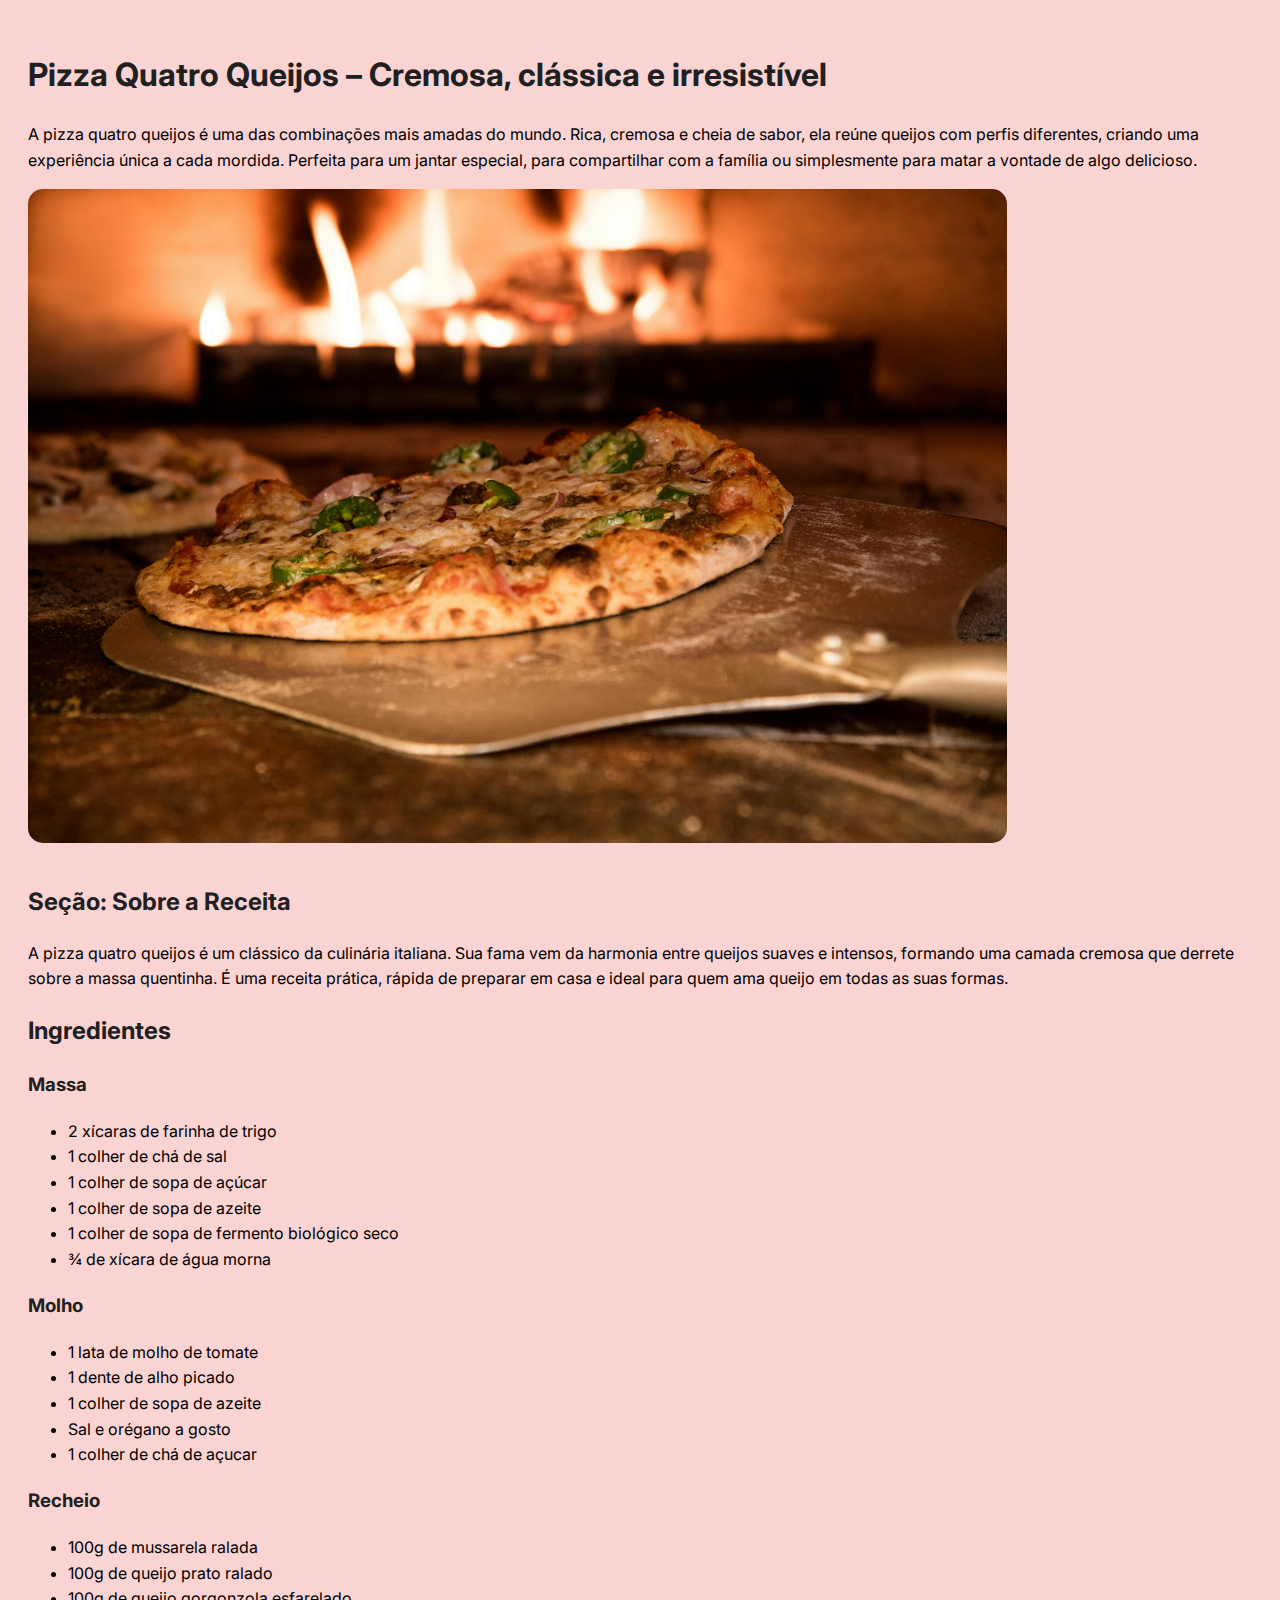
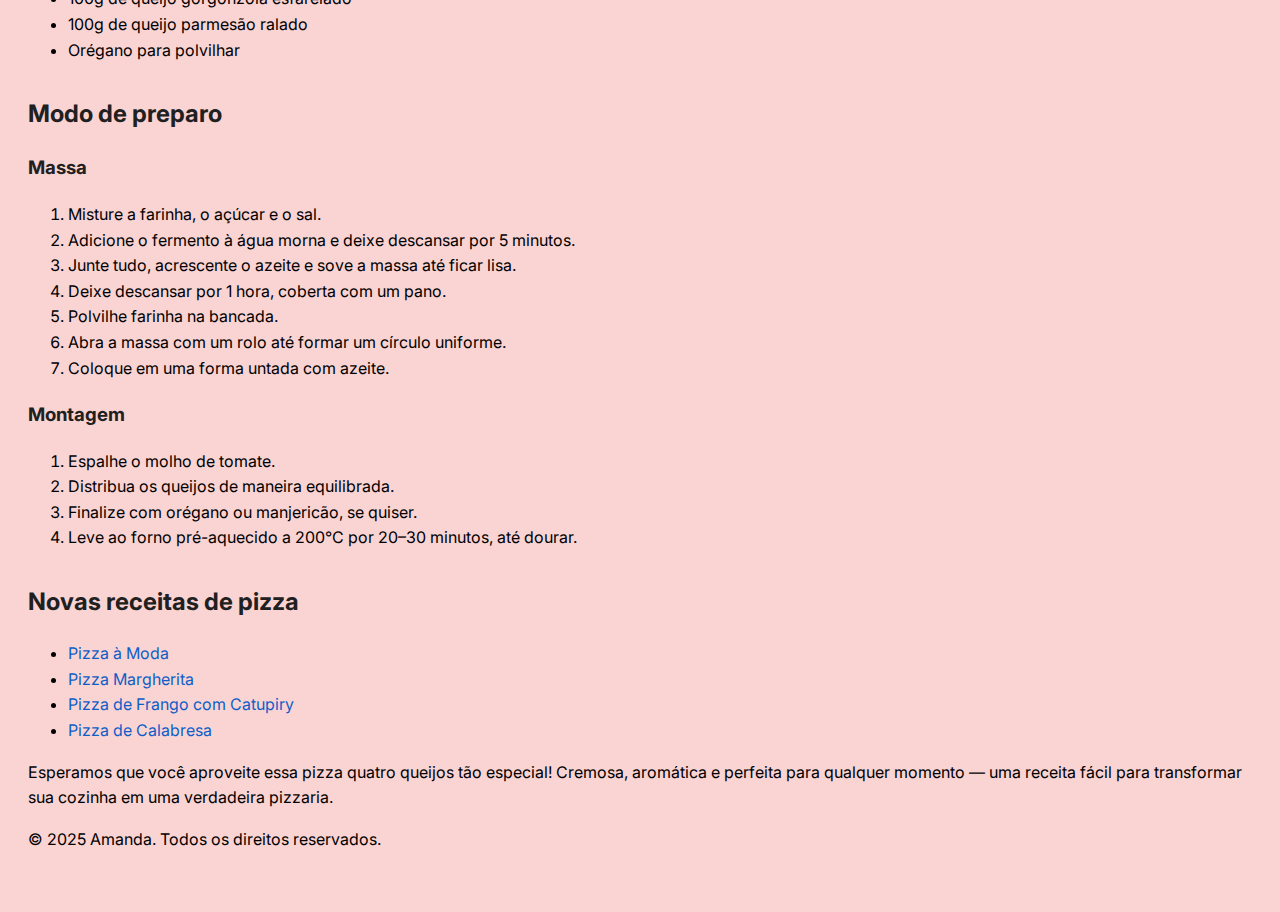
<file: index.html>
<!DOCTYPE html>
<html lang="pt-br">
<head>
    <meta charset="UTF-8">
    <meta name="viewport" content="width=device-width, initial-scale=1.0">
    <title>Receita Pizza Quatro Queijos</title>
    <link rel="stylesheet" href="styles.css">
    <link rel="preconnect" href="https://fonts.googleapis.com">
    <link rel="preconnect" href="https://fonts.gstatic.com" crossorigin>
    <link href="https://fonts.googleapis.com/css2?family=Inter:wght@300;400;600&display=swap" rel="stylesheet">

</head>
<body>
    <header>
        <h1>Pizza Quatro Queijos – Cremosa, clássica e irresistível</h1>
        <p>A pizza quatro queijos é uma das combinações mais amadas do mundo. Rica, cremosa
           e cheia de sabor, ela reúne queijos com perfis diferentes, criando uma experiência 
           única a cada mordida. Perfeita para um jantar especial, para compartilhar com a família 
           ou simplesmente para matar a vontade de algo delicioso.
        </p> 
        <img src="pizza.jpg" alt="pizza" width="300" height="200" >
    </header>

    <main>
        <h2>Seção: Sobre a Receita</h2>
        <p>A pizza quatro queijos é um clássico da culinária italiana. Sua fama vem da harmonia entre queijos
        suaves e intensos, formando uma camada cremosa que derrete sobre a massa quentinha.
        É uma receita prática, rápida de preparar em casa e ideal para quem ama queijo em todas as suas formas.
        </p>
    <section>
        <h2>Ingredientes</h2>
        <h3>Massa</h3>
        <ul>
            <li>2 xícaras de farinha de trigo</li>
            <li>1 colher de chá de sal</li>
            <li>1 colher de sopa de açúcar</li>
            <li>1 colher de sopa de azeite</li>
            <li>1 colher de sopa de fermento biológico seco</li>
            <li>¾ de xícara de água morna</li>
        </ul>
        <h3>Molho</h3>
        <ul>
            <li>1 lata de molho de tomate</li>
            <li>1 dente de alho picado</li>
            <li>1 colher de sopa de azeite</li>
            <li>Sal e orégano a gosto</li>
            <li>1 colher de chá de açucar</li>
        </ul>
        <h3>Recheio</h3>
        <ul>
            <li>100g de mussarela ralada</li>
            <li>100g de queijo prato ralado</li>
            <li>100g de queijo gorgonzola esfarelado</li>
            <li>100g de queijo parmesão ralado</li>
            <li>Orégano para polvilhar</li>
        </ul>
    </section>
    <section>
        <h2>Modo de preparo</h2>
        <h3>Massa</h3>
        <ol>
            <li>Misture a farinha, o açúcar e o sal.</li>
            <li>Adicione o fermento à água morna e deixe descansar por 5 minutos.</li>
            <li>Junte tudo, acrescente o azeite e sove a massa até ficar lisa.</li>
            <li>Deixe descansar por 1 hora, coberta com um pano.</li>
            <li>Polvilhe farinha na bancada.</li>
            <li>Abra a massa com um rolo até formar um círculo uniforme.</li>
            <li>Coloque em uma forma untada com azeite.</li>
        </ol>
        <h3>Montagem</h3>
        <ol>
            <li>Espalhe o molho de tomate.</li>
            <li>Distribua os queijos de maneira equilibrada.</li>
            <li>Finalize com orégano ou manjericão, se quiser.</li>
            <li>Leve ao forno pré-aquecido a 200°C por 20–30 minutos, até dourar.</li>
        </ol>
    </section>
    <div>
     <h2>Novas receitas de pizza</h2>
        <ul>
            <li><a href="https://www.tudogostoso.com.br/receita/117974-pizza-a-moda-da-casa.html">Pizza à Moda</a></li>
            <li><a href="https://www.receitas.ninjabrasilstore.com.br/recipe/pizza-marguerita/">Pizza Margherita</a></li>
            <li><a href="pizza_frango_catupiry.html">Pizza de Frango com Catupiry</a></li>
            <li><a href="https://www.receitasnestle.com.br/receitas/pizza-de-calabresa">Pizza de Calabresa</a></li>
        </ul>
    </div>
    </main>
<footer>
    <p>Esperamos que você aproveite essa pizza quatro queijos tão especial!
Cremosa, aromática e perfeita para qualquer momento — uma receita fácil para transformar sua cozinha em uma verdadeira pizzaria.</p>
<p>&copy; 2025 Amanda. Todos os direitos reservados.</p>
</footer>
</body>

</html>
</file>
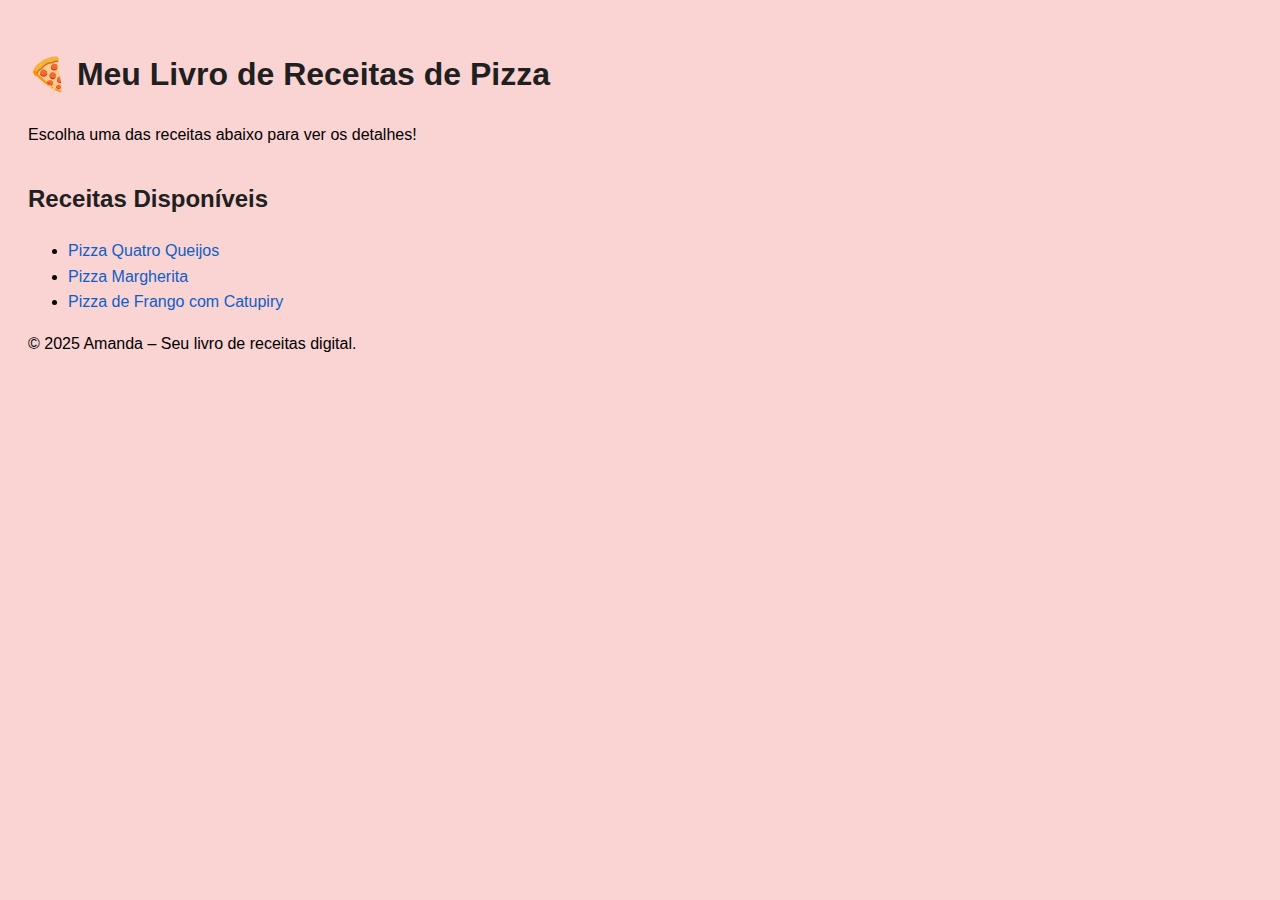
<file: index0.html>
<!DOCTYPE html>
<html lang="pt-br">

<head>
    <meta charset="UTF-8">
    <meta name="viewport" content="width=device-width, initial-scale=1.0">
    <title>Meu Livro de Receitas</title>
    <link rel="stylesheet" href="styles.css">
</head>

<body>
    <header>
        <h1>🍕 Meu Livro de Receitas de Pizza</h1>
        <p>Escolha uma das receitas abaixo para ver os detalhes!</p>
    </header>

    <main>
        <h2>Receitas Disponíveis</h2>

        <ul>
            <li><a href="index1.html">Pizza Quatro Queijos</a></li>
            <li><a href= "index2.html">Pizza Margherita</a></li>
            <li><a href="index3.html">Pizza de Frango com Catupiry</a></li>
        </ul>
    </main>

    <footer>
        <p>&copy; 2025 Amanda – Seu livro de receitas digital.</p>
    </footer>
</body>

</html>
</file>
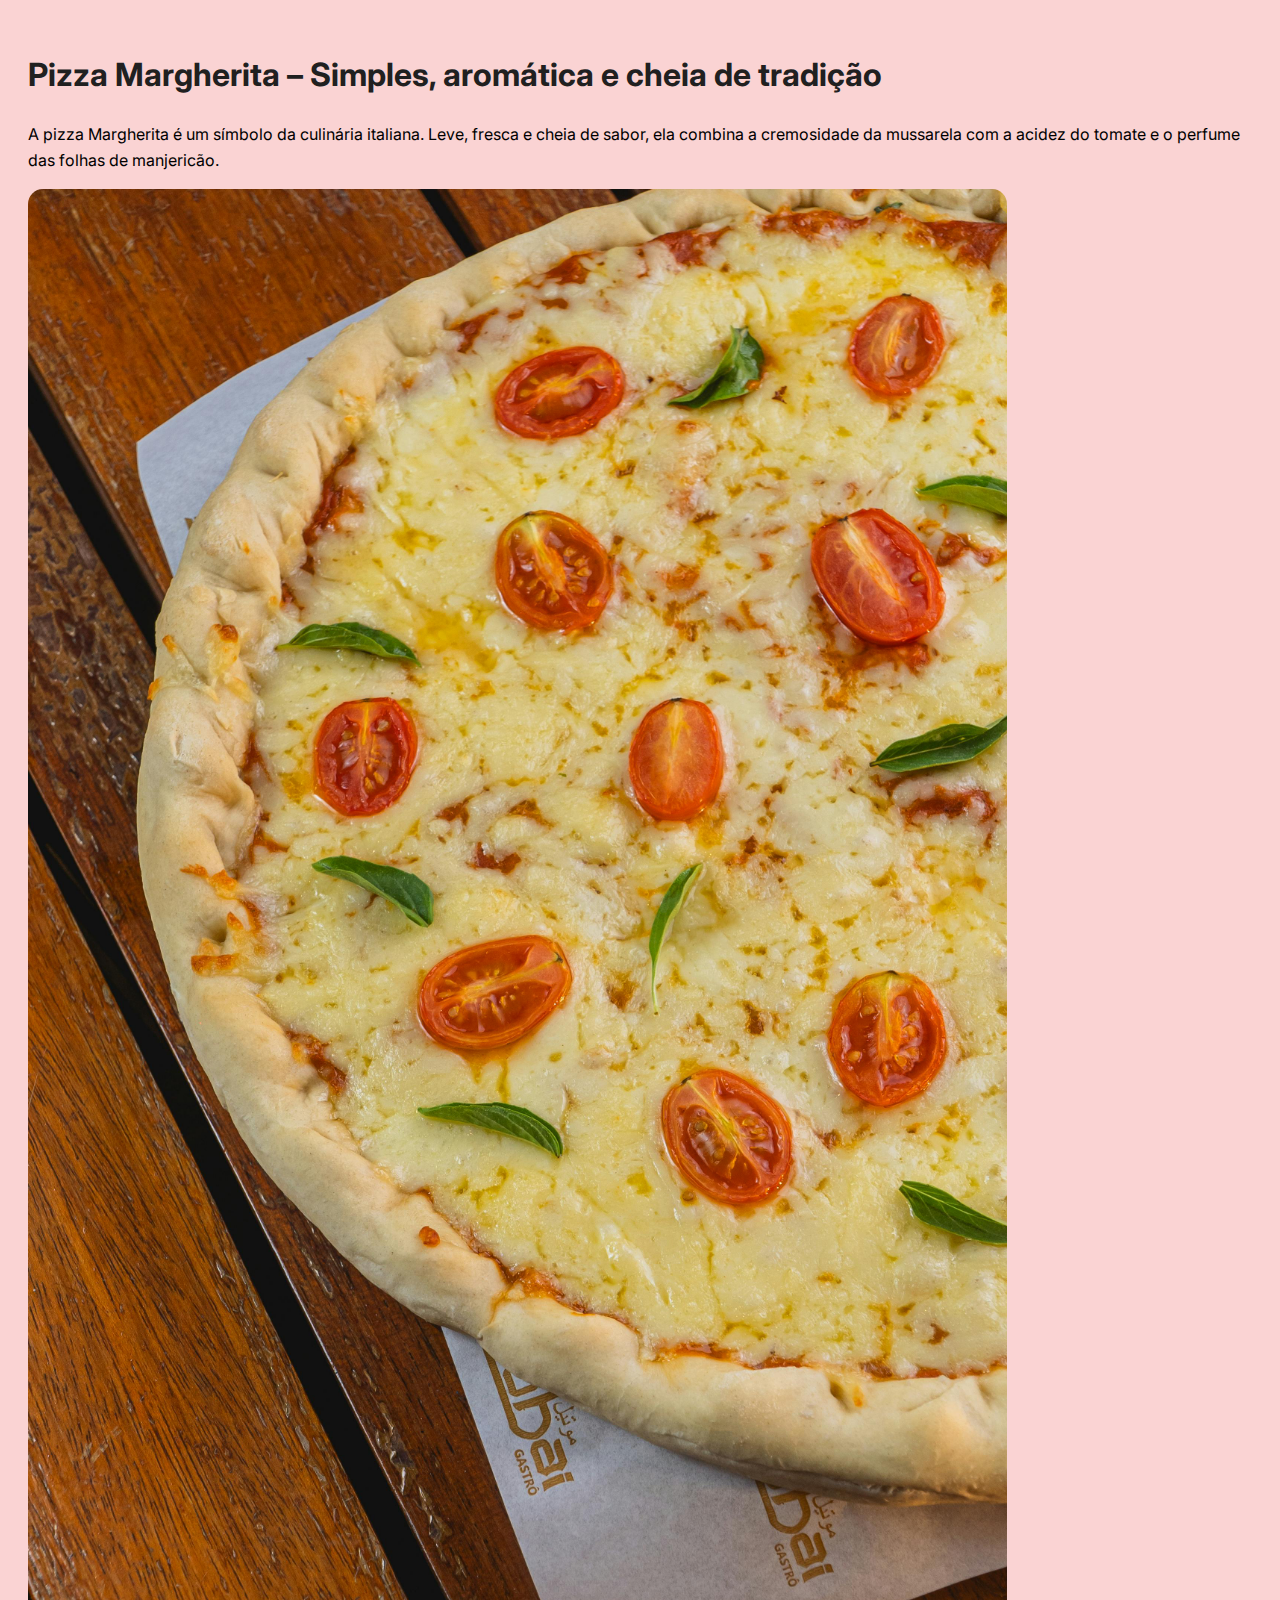
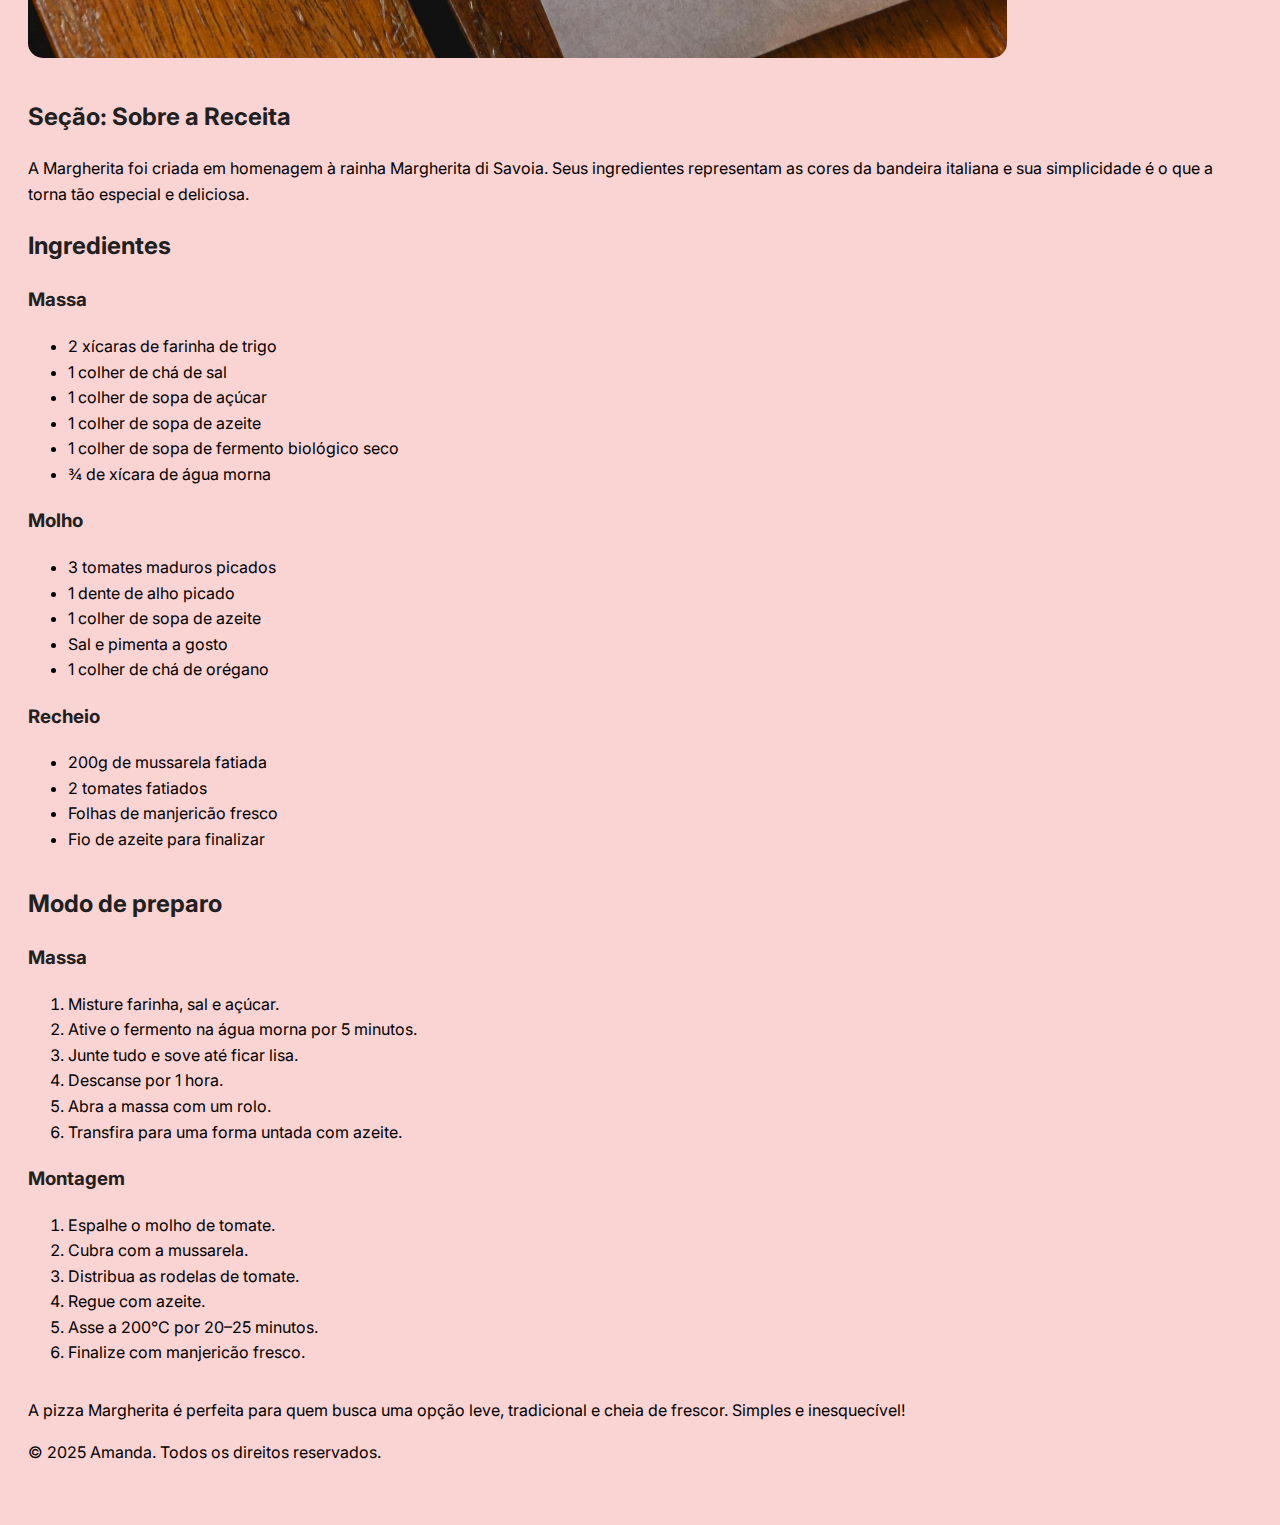
<file: index2.html>
<!DOCTYPE html>
<html lang="pt-br">

<head>
    <meta charset="UTF-8">
    <meta name="viewport" content="width=device-width, initial-scale=1.0">
    <title>Pizza Margherita</title>
    <link rel="stylesheet" href="styles.css">
    <link rel="preconnect" href="https://fonts.googleapis.com">
    <link rel="preconnect" href="https://fonts.gstatic.com" crossorigin>
    <link href="https://fonts.googleapis.com/css2?family=Inter:wght@300;400;600&display=swap" rel="stylesheet">
</head>

<body>
    <header>
        <h1>Pizza Margherita – Simples, aromática e cheia de tradição</h1>
        <p>A pizza Margherita é um símbolo da culinária italiana. Leve, fresca e cheia de sabor, ela combina a cremosidade da mussarela com a acidez do tomate e o perfume das folhas de manjericão.</p>
        <img src="margherita.jpg" alt="pizza margherita" width="300" height="200">
    </header>

    <main>
        <h2>Seção: Sobre a Receita</h2>
        <p>A Margherita foi criada em homenagem à rainha Margherita di Savoia. Seus ingredientes representam as cores da bandeira italiana e sua simplicidade é o que a torna tão especial e deliciosa.</p>

        <section>
            <h2>Ingredientes</h2>

            <h3>Massa</h3>
            <ul>
                <li>2 xícaras de farinha de trigo</li>
                <li>1 colher de chá de sal</li>
                <li>1 colher de sopa de açúcar</li>
                <li>1 colher de sopa de azeite</li>
                <li>1 colher de sopa de fermento biológico seco</li>
                <li>¾ de xícara de água morna</li>
            </ul>

            <h3>Molho</h3>
            <ul>
                <li>3 tomates maduros picados</li>
                <li>1 dente de alho picado</li>
                <li>1 colher de sopa de azeite</li>
                <li>Sal e pimenta a gosto</li>
                <li>1 colher de chá de orégano</li>
            </ul>

            <h3>Recheio</h3>
            <ul>
                <li>200g de mussarela fatiada</li>
                <li>2 tomates fatiados</li>
                <li>Folhas de manjericão fresco</li>
                <li>Fio de azeite para finalizar</li>
            </ul>
        </section>

        <section>
            <h2>Modo de preparo</h2>

            <h3>Massa</h3>
            <ol>
                <li>Misture farinha, sal e açúcar.</li>
                <li>Ative o fermento na água morna por 5 minutos.</li>
                <li>Junte tudo e sove até ficar lisa.</li>
                <li>Descanse por 1 hora.</li>
                <li>Abra a massa com um rolo.</li>
                <li>Transfira para uma forma untada com azeite.</li>
            </ol>

            <h3>Montagem</h3>
            <ol>
                <li>Espalhe o molho de tomate.</li>
                <li>Cubra com a mussarela.</li>
                <li>Distribua as rodelas de tomate.</li>
                <li>Regue com azeite.</li>
                <li>Asse a 200°C por 20–25 minutos.</li>
                <li>Finalize com manjericão fresco.</li>
            </ol>
        </section>
    </main>

    <footer>
        <p>A pizza Margherita é perfeita para quem busca uma opção leve, tradicional e cheia de frescor. Simples e inesquecível!</p>
        <p>&copy; 2025 Amanda. Todos os direitos reservados.</p>
    </footer>
</body>

</html>
</file>
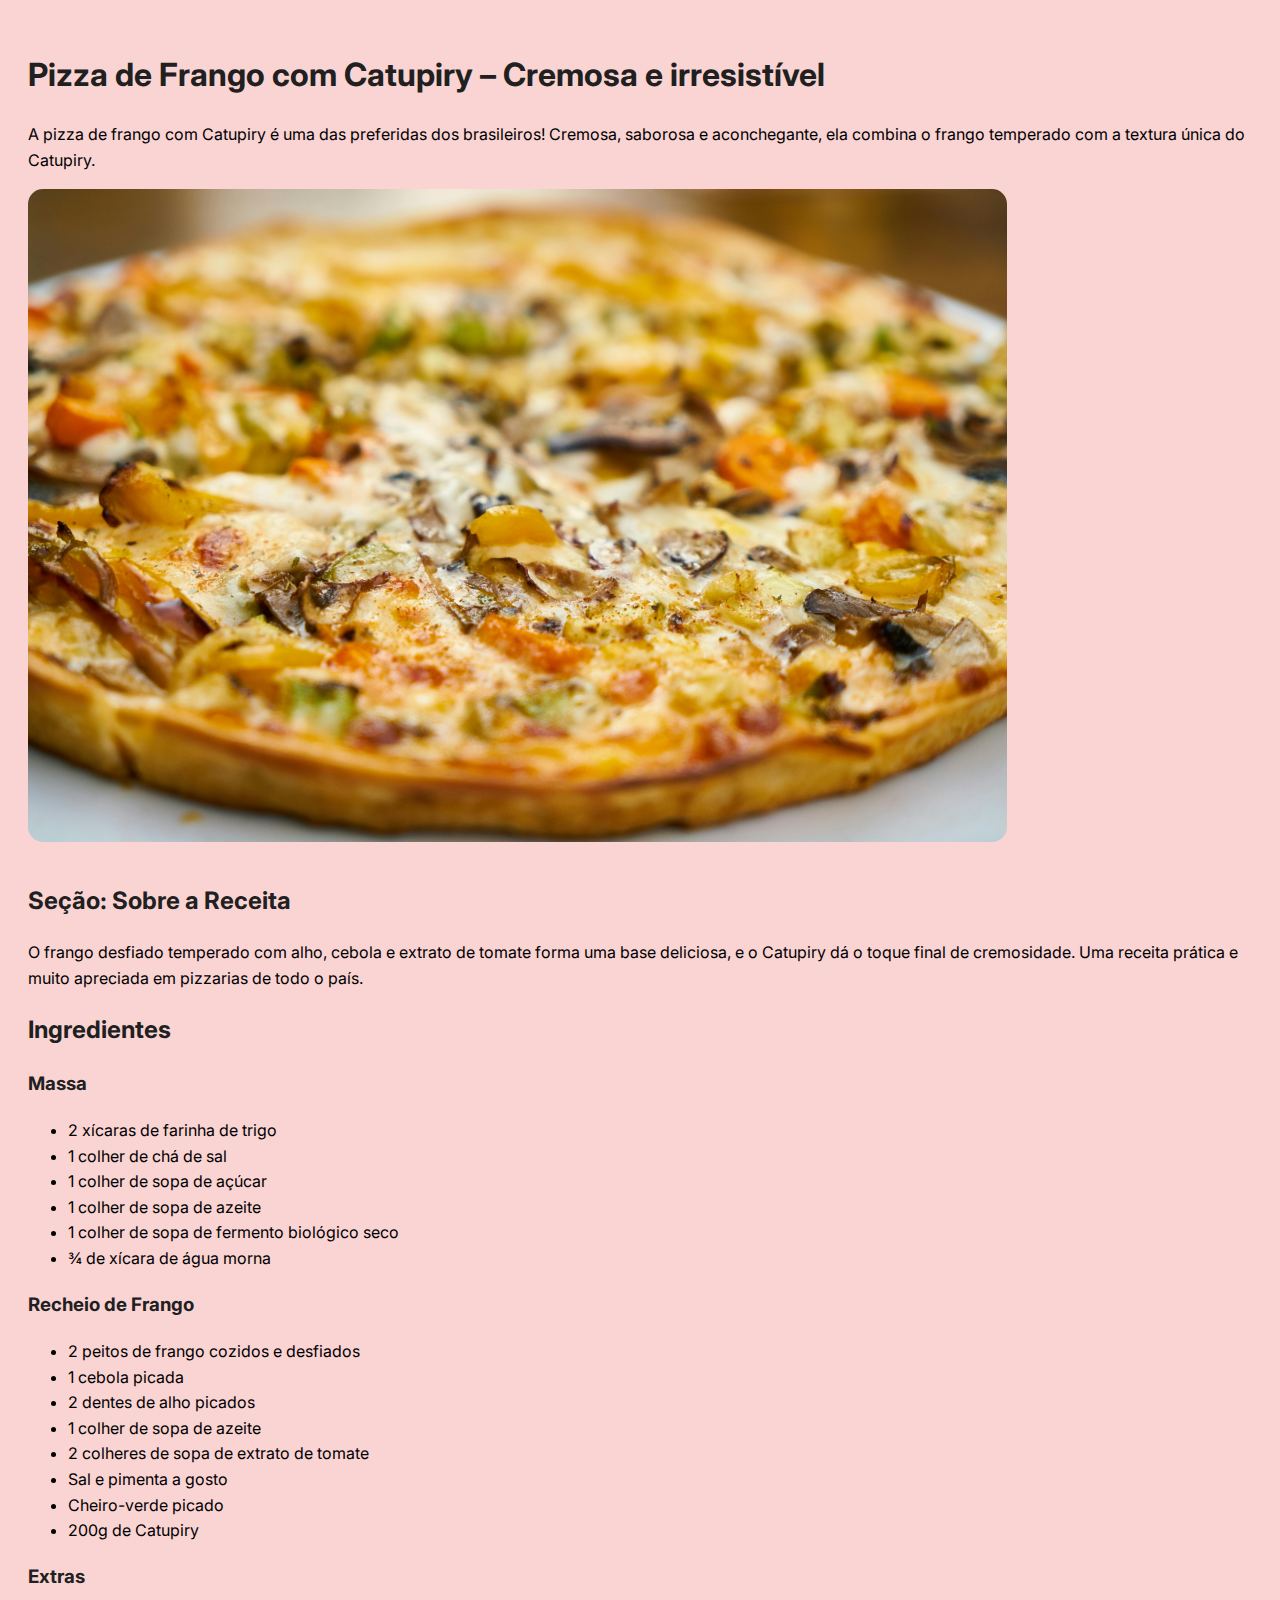
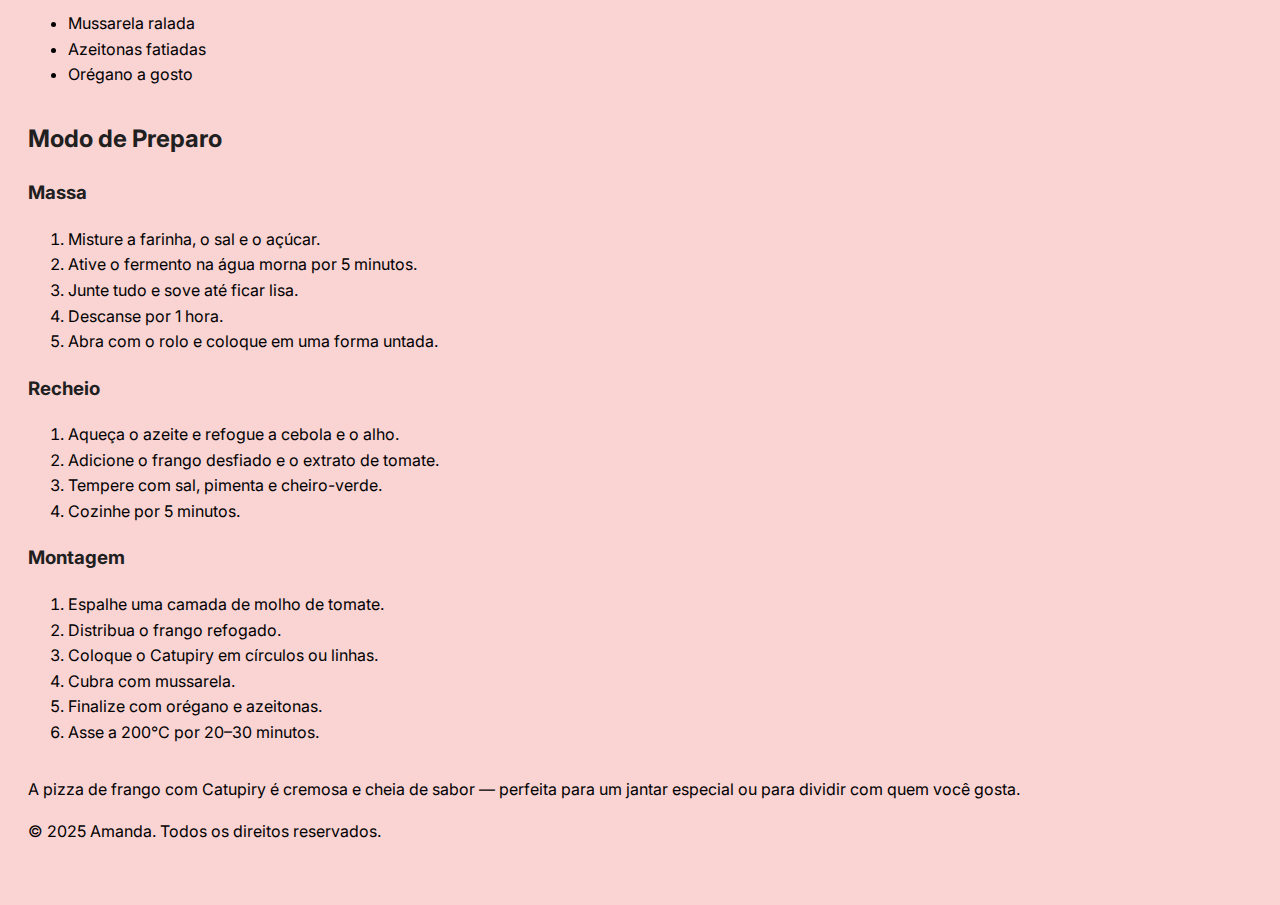
<file: index3.html>
<!DOCTYPE html>
<html lang="pt-br">

<head>
    <meta charset="UTF-8">
    <meta name="viewport" content="width=device-width, initial-scale=1.0">
    <title>Pizza de Frango com Catupiry</title>
    <link rel="stylesheet" href="styles.css">
    <link rel="preconnect" href="https://fonts.googleapis.com">
    <link rel="preconnect" href="https://fonts.gstatic.com" crossorigin>
    <link href="https://fonts.googleapis.com/css2?family=Inter:wght@300;400;600&display=swap" rel="stylesheet">
</head>

<body>
    <header>
        <h1>Pizza de Frango com Catupiry – Cremosa e irresistível</h1>
        <p>A pizza de frango com Catupiry é uma das preferidas dos brasileiros! Cremosa, saborosa e aconchegante, ela combina o frango temperado com a textura única do Catupiry.</p>
        <img src="frango_catupiry.jpg" alt="pizza de frango com catupiry" width="300" height="200">
    </header>

    <main>
        <h2>Seção: Sobre a Receita</h2>
        <p>O frango desfiado temperado com alho, cebola e extrato de tomate forma uma base deliciosa, e o Catupiry dá o toque final de cremosidade. Uma receita prática e muito apreciada em pizzarias de todo o país.</p>

        <section>
            <h2>Ingredientes</h2>

            <h3>Massa</h3>
            <ul>
                <li>2 xícaras de farinha de trigo</li>
                <li>1 colher de chá de sal</li>
                <li>1 colher de sopa de açúcar</li>
                <li>1 colher de sopa de azeite</li>
                <li>1 colher de sopa de fermento biológico seco</li>
                <li>¾ de xícara de água morna</li>
            </ul>

            <h3>Recheio de Frango</h3>
            <ul>
                <li>2 peitos de frango cozidos e desfiados</li>
                <li>1 cebola picada</li>
                <li>2 dentes de alho picados</li>
                <li>1 colher de sopa de azeite</li>
                <li>2 colheres de sopa de extrato de tomate</li>
                <li>Sal e pimenta a gosto</li>
                <li>Cheiro-verde picado</li>
                <li>200g de Catupiry</li>
            </ul>

            <h3>Extras</h3>
            <ul>
                <li>Mussarela ralada</li>
                <li>Azeitonas fatiadas</li>
                <li>Orégano a gosto</li>
            </ul>
        </section>

        <section>
            <h2>Modo de Preparo</h2>

            <h3>Massa</h3>
            <ol>
                <li>Misture a farinha, o sal e o açúcar.</li>
                <li>Ative o fermento na água morna por 5 minutos.</li>
                <li>Junte tudo e sove até ficar lisa.</li>
                <li>Descanse por 1 hora.</li>
                <li>Abra com o rolo e coloque em uma forma untada.</li>
            </ol>

            <h3>Recheio</h3>
            <ol>
                <li>Aqueça o azeite e refogue a cebola e o alho.</li>
                <li>Adicione o frango desfiado e o extrato de tomate.</li>
                <li>Tempere com sal, pimenta e cheiro-verde.</li>
                <li>Cozinhe por 5 minutos.</li>
            </ol>

            <h3>Montagem</h3>
            <ol>
                <li>Espalhe uma camada de molho de tomate.</li>
                <li>Distribua o frango refogado.</li>
                <li>Coloque o Catupiry em círculos ou linhas.</li>
                <li>Cubra com mussarela.</li>
                <li>Finalize com orégano e azeitonas.</li>
                <li>Asse a 200°C por 20–30 minutos.</li>
            </ol>
        </section>
    </main>

    <footer>
        <p>A pizza de frango com Catupiry é cremosa e cheia de sabor — perfeita para um jantar especial ou para dividir com quem você gosta.</p>
        <p>&copy; 2025 Amanda. Todos os direitos reservados.</p>
    </footer>

</body>

</html>
</file>
<file: styles.css>
body {
    font-family: 'Inter', sans-serif;
    line-height: 1.6;
    padding: 20px;
    background: #fad3d3;
}


section, header, footer {
    margin-bottom: 2rem;
}

img {
    border-radius: 10px;
    position: center;
}
a {
    color: #0e5ec7;
    text-decoration: none;
}
a:hover {
    text-decoration: underline;
}

h1, h2, h3 {
    color: #202020;
}

header img {
    width: 80%;
    height: auto;
    border-radius: 15px;
}
</file>
